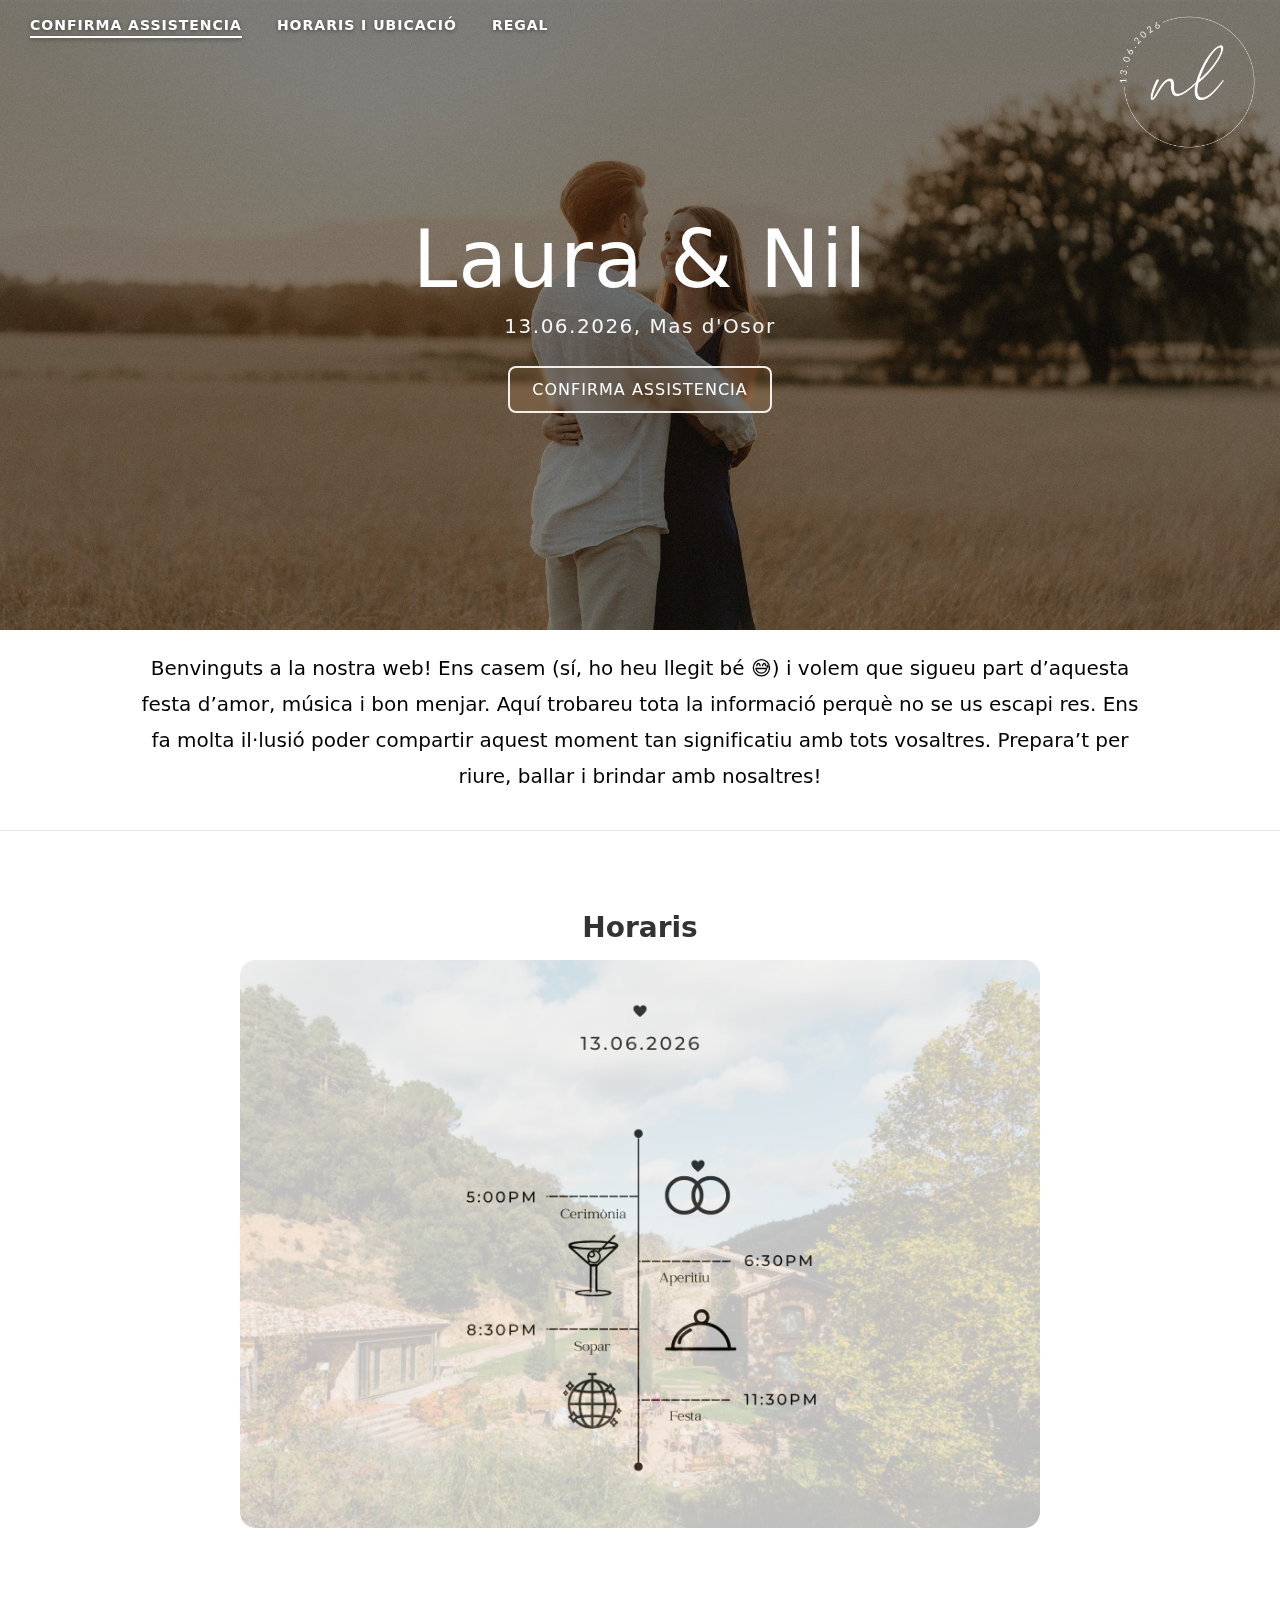
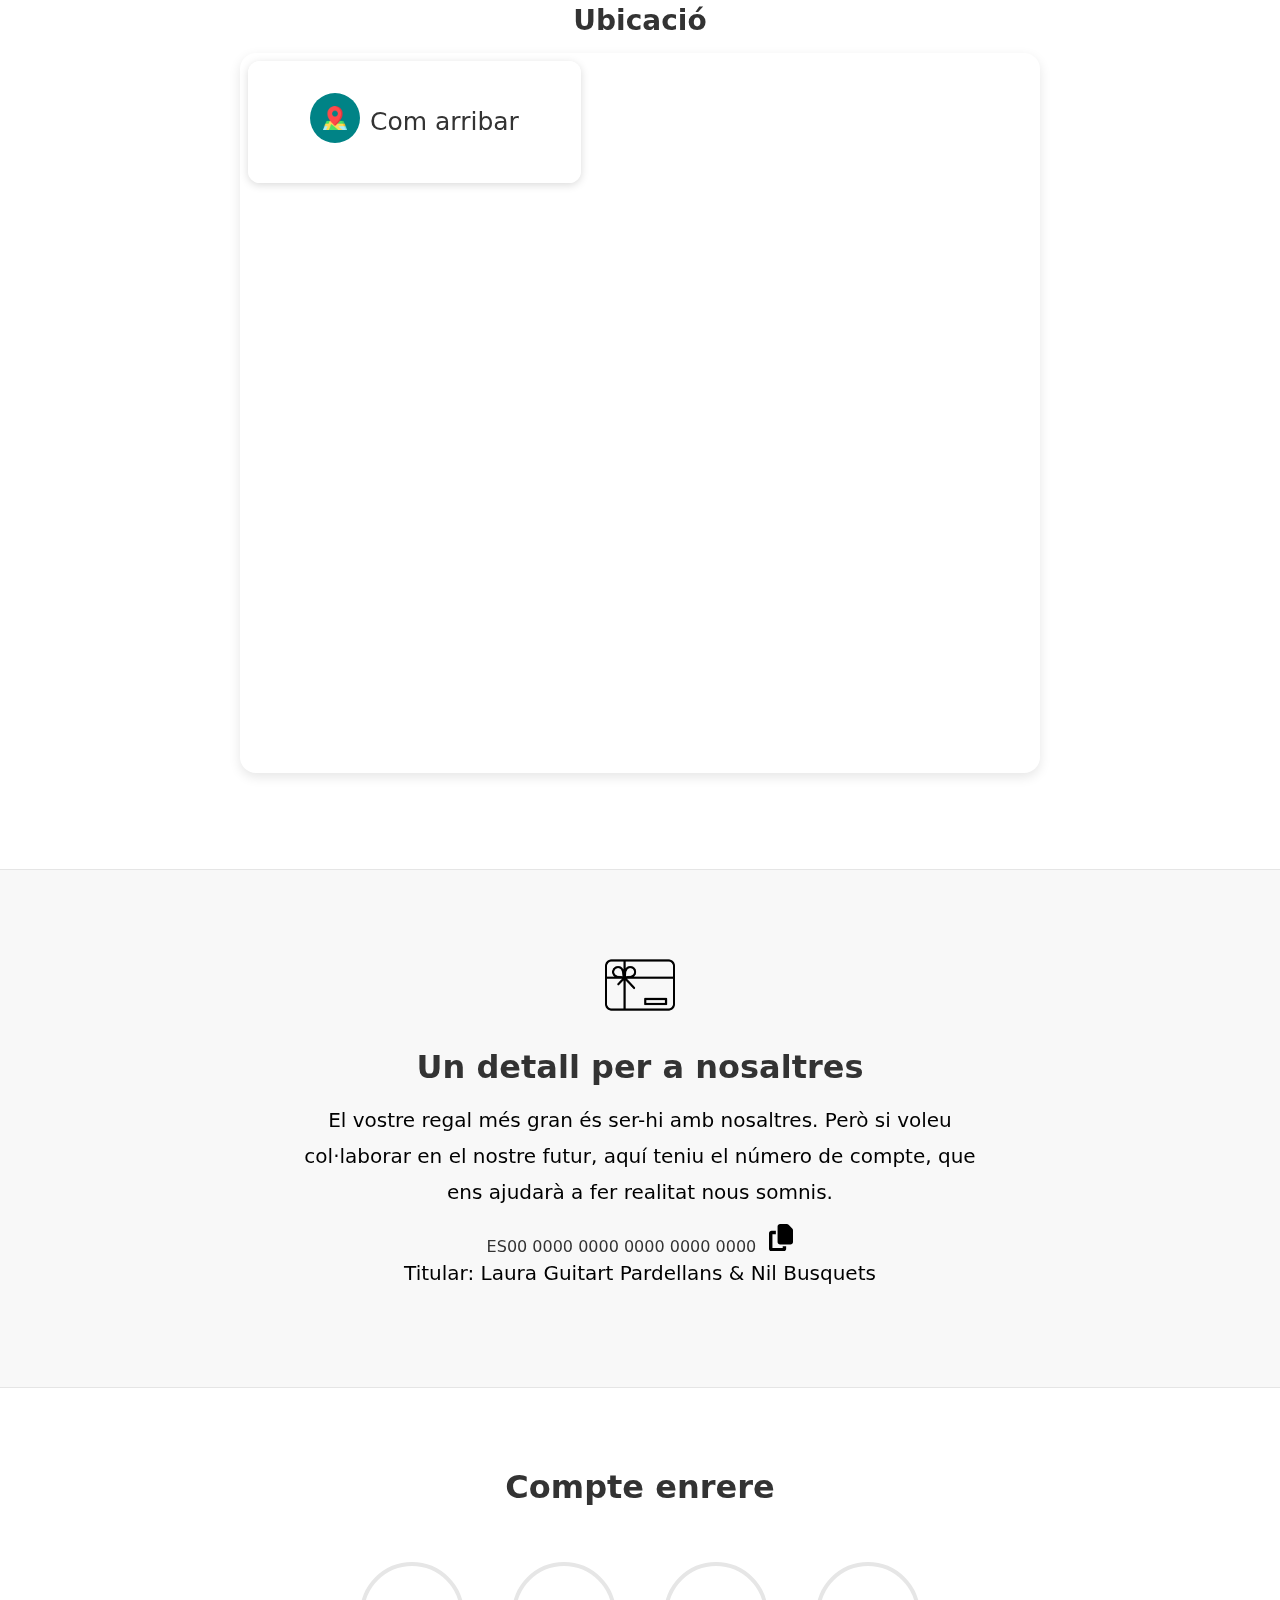
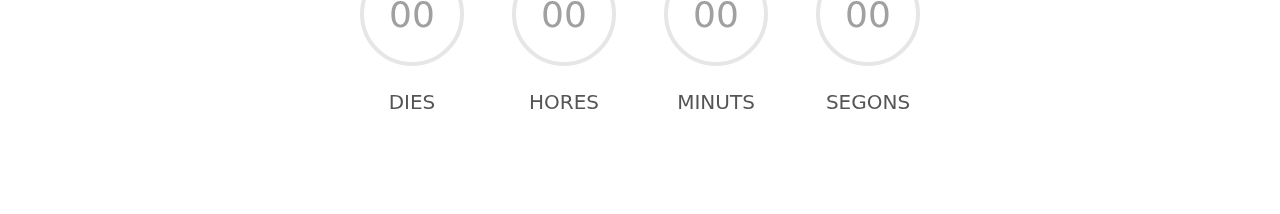
<file: index.html>
<!doctype html>
<html lang="es">
<head>
    <meta charset="utf-8" />
    <meta name="viewport" content="width=device-width, initial-scale=1" />
    <meta name="format-detection" content="telephone=no" /> <title>Laura & Nil</title>

    <title>Laura & Nil</title>

    <link rel="preconnect" href="https://fonts.googleapis.com">
    <link rel="preconnect" href="https://fonts.gstatic.com" crossorigin>
    <link href="https://fonts.googleapis.com/css2?family=Great+Vibes&display=swap" rel="stylesheet">
    <link href="https://fonts.googleapis.com/css2?family=Charm:wght@400;700&display=swap" rel="stylesheet">
    <link rel="stylesheet" href="style.css" />
</head>
<body>
    <nav class="sticky-nav">
        <button id="hamburger-btn" class="hamburger" aria-controls="primary-navigation" aria-expanded="false">
            <span class="line"></span>
            <span class="line"></span>
            <span class="line"></span>
        </button>

        <ul id="primary-navigation" class="nav-links" data-visible="false">
            <li><a href="#top">Confirma Assistencia</a></li>
            <li><a href="#location">Horaris i Ubicació</a></li>
            <li><a href="#gift">Regal</a></li>
        </ul>
    </nav>
    <header class="hero" role="banner" aria-label="Portada boda Laura y Nil" id="top">
    <!-- Logo arriba a la izquierda -->
        <a class="logo" href="#top" aria-label="Inicio">
            <img
                src="logo.png"
                alt="Logo Laura y Nil"
                height="150" />
        </a>
    <!-- Contenido centrado -->
        <div class="hero-content">
            <h1>Laura &amp; Nil</h1>
            <p>13.06.2026, Mas d'Osor</p>
            <a class="btn" href="https://forms.gle/UPQAaie7obC1C1HL6" target="_blank" rel="noopener noreferrer" aria-label="Confirmar asistencia">CONFIRMA ASSISTENCIA</a>
        </div>
    </header>
    <section class="text-section">
        <div class="text-container">
            <p>
                Benvinguts a la nostra web! Ens casem (sí, ho heu llegit bé 😅) i volem que sigueu part d’aquesta festa d’amor, 
                música i bon menjar. Aquí trobareu tota la informació perquè no se us escapi res. 
                Ens fa molta il·lusió poder compartir aquest moment tan significatiu amb tots vosaltres. 
                Prepara’t per riure, ballar i brindar amb nosaltres!
            </p>
        </div>
    </section>
    <section class="info-split" id="location">
        <div class="info-split__media">
            <h2>Horaris</h2>
            <img src="timings.png" alt="Imagen del lugar de la boda" />
        </div>

        <div class="info-split__content">
            <h2>Ubicació</h2>
            <div class="map-container">
                <iframe 
                    src="https://www.google.com/maps/embed?pb=!1m18!1m12!1m3!1d2964.57399828556!2d2.350242315445672!3d41.8628059792233!2m3!1f0!2f0!3f0!3m2!1i1024!2i768!4f13.1!3m3!1m2!1s0x12a51a1e0b1f1a6b%3A0x8c7e9af2e6d0b2e8!2sMas%20d'Osor!5e0!3m2!1ses!2ses!4v1664530000000"
                    width="600" height="450" style="border:0;" allowfullscreen="" loading="lazy" referrerpolicy="no-referrer-when-downgrade">
                </iframe>
                
                <a href="https://www.google.com/maps/dir/?api=1&destination=Mas+d'Osor" target="_blank" class="directions-btn" rel="noopener noreferrer">
                    <span class="directions-icon">
                        <img src="direction.png" alt="Icono de cómo llegar">
                    </span>
                    <span class="directions-text">Com arribar</span>
                </a>
            </div>
        </div>
    </section>
    <section class="gift-section" id="gift">
        <div class="gift-content">
            <img src="regalo.png" alt="Icono de regalo" class="gift-icon">
            <h2>Un detall per a nosaltres</h2>
            <p>El vostre regal més gran és ser-hi amb nosaltres. Però si voleu col·laborar en el nostre futur, aquí teniu el número de compte, que ens ajudarà a fer realitat nous somnis.</p>
            
            <div class="iban-container">
                <span id="iban-number">ES00 0000 0000 0000 0000 0000</span>
                <button id="copy-button" title="Copiar IBAN">
                    <svg xmlns="http://www.w3.org/2000/svg" viewBox="0 0 448 512"><path d="M208 0H332.1c12.7 0 24.9 5.1 33.9 14.1l67.9 67.9c9 9 14.1 21.2 14.1 33.9V336c0 26.5-21.5 48-48 48H208c-26.5 0-48-21.5-48-48V48c0-26.5 21.5-48 48-48zM48 128h80v64H64V448H256V416h64v48c0 26.5-21.5 48-48 48H48c-26.5 0-48-21.5-48-48V176c0-26.5 21.5-48 48-48z"/></svg>
                </button>
                <span id="copy-popup" class="copy-popup">Copiat!</span>
            </div>

            <p class="iban-holder">Titular: Laura Guitart Pardellans & Nil Busquets</p>
            
        </div>
    </section>
    <section class="countdown-section">
        <h2>Compte enrere</h2>
        <div class="countdown-container">
            <div class="countdown-item">
                <div class="countdown-circle-container">
                    <svg class="countdown-svg" width="120" height="120" viewBox="0 0 120 120">
                        <circle class="bg"       r="50" cx="60" cy="60"></circle>
                        <circle class="progress" id="days-progress" r="50" cx="60" cy="60"></circle>
                    </svg>
                    <div class="countdown-number" id="days">00</div>
                </div>
                <p class="countdown-label">Dies</p>
            </div>
            <div class="countdown-item">
                <div class="countdown-circle-container">
                    <svg class="countdown-svg" width="120" height="120" viewBox="0 0 120 120">
                        <circle class="bg" r="50" cx="60" cy="60"></circle>
                        <circle class="progress" id="hours-progress" r="50" cx="60" cy="60"></circle>
                    </svg>
                    <div class="countdown-number" id="hours">00</div>
                </div>
                <p class="countdown-label">Hores</p>
            </div>
            <div class="countdown-item">
                <div class="countdown-circle-container">
                    <svg class="countdown-svg" width="120" height="120" viewBox="0 0 120 120">
                        <circle class="bg" r="50" cx="60" cy="60"></circle>
                        <circle class="progress" id="minutes-progress" r="50" cx="60" cy="60"></circle>
                    </svg>
                    <div class="countdown-number" id="minutes">00</div>
                </div>
                <p class="countdown-label">Minuts</p>
            </div>
            <div class="countdown-item">
                <div class="countdown-circle-container">
                    <svg class="countdown-svg" width="120" height="120" viewBox="0 0 120 120">
                        <circle class="bg" r="50" cx="60" cy="60"></circle>
                        <circle class="progress" id="seconds-progress" r="50" cx="60" cy="60"></circle>
                    </svg>
                    <div class="countdown-number" id="seconds">00</div>
                </div>
                <p class="countdown-label">Segons</p>
            </div>
        </div>
    </section>
    <script>

        // Estableix la data i hora del casament
        const weddingDate = new Date("June 13, 2026 17:00:00").getTime();

        // Elements del DOM
        const daysEl = document.getElementById('days');
        const hoursEl = document.getElementById('hours');
        const minutesEl = document.getElementById('minutes');
        const secondsEl = document.getElementById('seconds');
        
        const daysProgress = document.getElementById('days-progress');
        const hoursProgress = document.getElementById('hours-progress');
        const minutesProgress = document.getElementById('minutes-progress');
        const secondsProgress = document.getElementById('seconds-progress');
        
        // El radi del cercle de progrés
        const radius = daysProgress.r.baseVal.value;
        const circumference = 2 * Math.PI * radius;

        // Inicialitza els cercles
        [daysProgress, hoursProgress, minutesProgress, secondsProgress].forEach(circle => {
            circle.style.strokeDasharray = circumference;
            circle.style.strokeDashoffset = circumference;
        });

        const countdown = setInterval(function() {
            const now = new Date().getTime();
            const distance = weddingDate - now;

            if (distance < 0) {
                clearInterval(countdown);
                daysEl.innerHTML = "00";
                hoursEl.innerHTML = "00";
                minutesEl.innerHTML = "00";
                secondsEl.innerHTML = "00";
                // Assegura que els cercles quedin a 0
                [daysProgress, hoursProgress, minutesProgress, secondsProgress].forEach(c => c.style.strokeDashoffset = circumference);
                return;
            }

            // Càlculs de temps
            const days = Math.floor(distance / (1000 * 60 * 60 * 24));
            const hours = Math.floor((distance % (1000 * 60 * 60 * 24)) / (1000 * 60 * 60));
            const minutes = Math.floor((distance % (1000 * 60 * 60)) / (1000 * 60));
            const seconds = Math.floor((distance % (1000 * 60)) / 1000);

            // Actualitza els números (amb un 0 davant si cal)
            daysEl.innerHTML = String(days).padStart(2, '0');
            hoursEl.innerHTML = String(hours).padStart(2, '0');
            minutesEl.innerHTML = String(minutes).padStart(2, '0');
            secondsEl.innerHTML = String(seconds).padStart(2, '0');
            
            // Actualitza els cercles de progrés
            // (Considerant 365 dies en un any per al cercle de dies)
            daysProgress.style.strokeDashoffset = circumference - (days / 365) * circumference;
            hoursProgress.style.strokeDashoffset = circumference - (hours / 24) * circumference;
            minutesProgress.style.strokeDashoffset = circumference - (minutes / 60) * circumference;
            secondsProgress.style.strokeDashoffset = circumference - (seconds / 60) * circumference;

        }, 1000);
        const nav = document.querySelector('.sticky-nav');
        const navLinks = document.querySelectorAll('.sticky-nav a');
        const sections = document.querySelectorAll('header[id], section[id]');

        // Función para el fondo del menú al hacer scroll
        function handleNavBackground() {
            if (window.scrollY > 50) { // Si el scroll es mayor a 50px
                nav.classList.add('scrolled');
            } else {
                nav.classList.remove('scrolled');
            }
        }

        // Función para el enlace activo al hacer scroll
        function handleActiveLink() {
            let currentSection = '';

            sections.forEach(section => {
                const sectionTop = section.offsetTop;
                // La altura del menú es ~60px, usamos ese offset
                if (pageYOffset >= sectionTop - 70) { 
                    currentSection = section.getAttribute('id');
                }
            });

            navLinks.forEach(link => {
                link.classList.remove('active');
                if (link.getAttribute('href').substring(1) === currentSection) {
                    link.classList.add('active');
                }
            });
        }

        // Escuchar el evento de scroll y ejecutar ambas funciones
        window.addEventListener('scroll', function() {
            handleNavBackground();
            handleActiveLink();
        });

        // Ejecutar una vez al cargar la página por si no empieza arriba del todo
        handleActiveLink();
    
    document.getElementById('copy-button').addEventListener('click', function() {
        const ibanText = document.getElementById('iban-number').innerText;
        const popup = document.getElementById('copy-popup');

        navigator.clipboard.writeText(ibanText).then(() => {
            // Muestra el pop-up añadiendo la clase 'show'
            popup.classList.add('show');

            // Oculta el pop-up después de 1.5 segundos
            setTimeout(() => {
                popup.classList.remove('show');
            }, 1500);
        }).catch(err => {
            console.error('Error al copiar el IBAN: ', err);
        });
    });
    
    // ===== CÓDIGO NUEVO PARA EL MENÚ MÓVIL =====
    const hamburgerBtn = document.getElementById('hamburger-btn');
    const navLinksv2 = document.getElementById('primary-navigation');

    hamburgerBtn.addEventListener('click', () => {
        const isVisible = navLinksv2.getAttribute('data-visible') === 'true';

        if (isVisible) {
            // Si está visible, lo ocultamos
            navLinksv2.setAttribute('data-visible', 'false');
            hamburgerBtn.setAttribute('aria-expanded', 'false');
        } else {
            // Si está oculto, lo mostramos
            navLinksv2.setAttribute('data-visible', 'true');
            hamburgerBtn.setAttribute('aria-expanded', 'true');
        }
    });

    // Opcional: Cierra el menú al hacer clic en un enlace
    document.querySelectorAll('.nav-links a').forEach(link => {
        link.addEventListener('click', () => {
            navLinksv2.setAttribute('data-visible', 'false');
            hamburgerBtn.setAttribute('aria-expanded', 'false');
        });
    });
    </script>
</body>
</html>
</file>
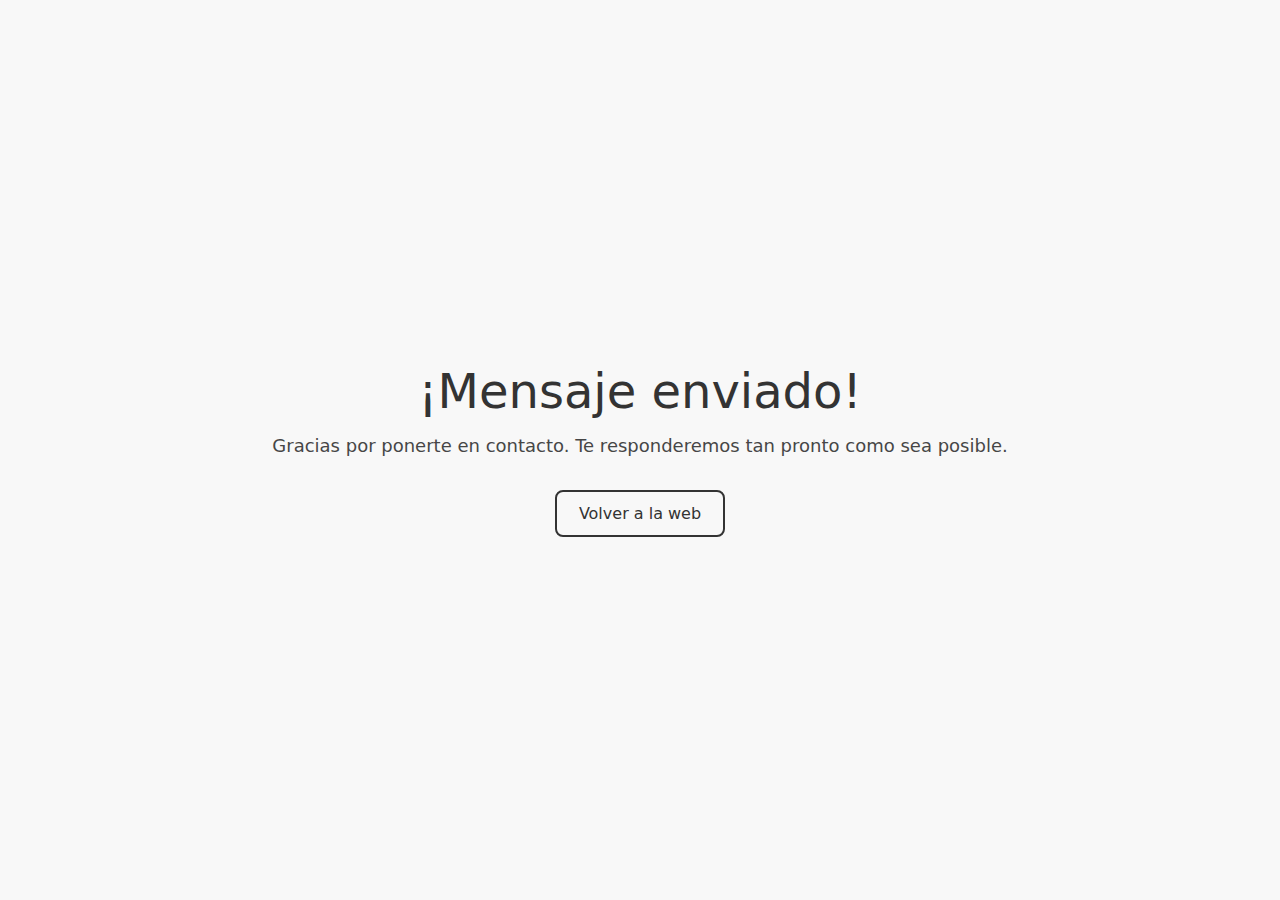
<file: gracias.html>
<!DOCTYPE html>
<html lang="es">
<head>
    <meta charset="UTF-8">
    <meta name="viewport" content="width=device-width, initial-scale=1.0">
    <title>Gracias por tu mensaje | Laura & Nil</title>
    <style>
        body {
            margin: 0;
            font-family: system-ui, -apple-system, "Segoe UI", Roboto, Helvetica, Arial, sans-serif;
            background-color: #f8f8f8;
            color: #333;
            display: grid;
            place-items: center;
            height: 100vh;
            text-align: center;
        }
        .container {
            padding: 20px;
        }
        h1 {
            font-size: clamp(32px, 5vw, 48px);
            font-weight: 500;
            margin: 0 0 12px;
        }
        p {
            font-size: clamp(16px, 2.4vw, 18px);
            line-height: 1.7;
            opacity: 0.9;
            margin: 0 0 28px;
        }
        .btn-back {
            display: inline-block;
            padding: 12px 22px;
            border: 2px solid #333;
            color: #333;
            text-decoration: none;
            border-radius: 8px;
            background: transparent;
            transition: all .2s ease;
        }
        .btn-back:hover {
            background: #333;
            color: #fff;
        }
    </style>
</head>
<body>
    <div class="container">
        <h1>¡Mensaje enviado!</h1>
        <p>Gracias por ponerte en contacto. Te responderemos tan pronto como sea posible.</p>
        <a href="/" class="btn-back">Volver a la web</a>
    </div>
</body>
</html>
</file>
<file: style.css>
:root {
  --hero-min-h: 70vh;
  --text-color: #fff;
}

* { box-sizing: border-box; }

body {
  margin: 0;
  font-family: system-ui, -apple-system, "Segoe UI", Roboto, Helvetica, Arial, sans-serif;
}

/* HERO a pantalla completa con imagen de fondo */
header.hero {
  position: relative;           /* ancestro posicionado para el logo */
  min-height: var(--hero-min-h);
  width: 100%;
  display: grid;
  place-items: center;
  color: var(--text-color);
  text-align: center;
  background: #000 url("image.jpg") center / cover no-repeat fixed;
}

@media (prefers-reduced-motion: reduce) {
  header.hero { background-attachment: scroll; }
}

/* Capa de oscurecido */
header.hero::before {
  content: "";
  position: absolute; inset: 0;
  background: linear-gradient(180deg, rgba(0,0,0,.45), rgba(0,0,0,.35));
}

/* Logo arriba-izquierda por encima del overlay */
.logo{
  position:absolute;
  top:8px;
  right:16px;
  z-index:3;                    /* sobre la capa ::before y el contenido */
}

.logo img {
  display: block;
  width: auto; /* Mantiene la proporción correcta de la imagen */
  /* El logo tendrá:
     - Un mínimo de 80px de alto.
     - Un máximo de 150px de alto.
     - Un tamaño flexible del 18% del ancho de la pantalla (18vw). */
  height: clamp(80px, 18vw, 150px);
}

/* Contenido centrado */
.hero-content {
  position: relative;
  z-index: 2;
  padding: 0 20px;
  max-width: 1000px;
}

.hero h1 {
  margin: 0 0 12px;
  font-size: clamp(40px, 8vw, 80px);
  line-height: 1.05;
  font-weight: 400;              
  text-transform: none;
  letter-spacing: 1px;           
}


.hero p {
  margin: 0 0 28px;
  font-size: clamp(14px, 2.4vw, 20px);
  opacity: .95;
  font-weight: 400;
  letter-spacing: 1.5px;
}

/* Botón estilo “RSVP” */
.btn {
  display: inline-block;
  padding: 12px 22px;
  border: 2px solid rgba(255,255,255,.9);
  color: var(--text-color);
  text-decoration: none;
  border-radius: 8px;
  backdrop-filter: saturate(140%) blur(2px);
  background: rgba(255,255,255,.06);
  transition: all .2s ease;
}

.btn:hover, .btn:focus {
  background: #fff;
  color: #111;
}


/* --- Ajuste para REDUCIR el tamaño del mapa en pantallas grandes --- */

/* Cerca aquesta regla al teu style.css */
.map-container {
  position: relative;
  overflow: hidden;
  width: 100%;
  padding-top: 90%; /* Abans era 40%. Pots jugar amb aquest valor (ex: 80%, 90%) */
  border-radius: 16px;
  box-shadow: 0 4px 12px rgba(0,0,0,0.1);
}

/* El resto del código del mapa que ya tenías */
.map-container iframe {
  position: absolute;
  top: 0;
  left: 0;
  width: 100%;
  height: 100%;
}

/* ========================================= */
/* ==== ESTILOS PARA EL MENÚ (VERSIÓN DINÁMICA) ==== */
/* ========================================= */

/* Contenedor principal del menú */
.sticky-nav {
  position: fixed;
  top: 0;
  left: 0;
  width: 100%;
  z-index: 1010;
  padding: 15px 30px;
  display: flex;
  /* MODIFICADO: Alineado a la izquierda */
  justify-content: flex-start; 
  align-items: center;
  transition: background-color 0.4s ease, backdrop-filter 0.4s ease;
}

/* Estado del menú AL HACER SCROLL */
.sticky-nav.scrolled {
  background-color: rgba(255, 255, 255, 0.85);
  backdrop-filter: blur(10px);
  box-shadow: 0 2px 10px rgba(0, 0, 0, 0.1);
}

.sticky-nav ul {
  list-style: none;
  margin: 0;
  padding: 0;
  display: flex;
  gap: 35px; /* Un poco menos de espacio entre elementos */
}

/* Estilo de los enlaces del menú */
.sticky-nav a {
  color: #fff; 
  text-decoration: none;
  font-weight: 600;
  /* MODIFICADO: Tamaño de letra reducido */
  font-size: 14px; 
  text-transform: uppercase;
  letter-spacing: 1px;
  padding: 5px 0;
  text-shadow: 0 1px 4px rgba(0, 0, 0, 0.5);
  transition: color 0.3s ease;
}

/* Estilo de los enlaces AL HACER SCROLL */
.sticky-nav.scrolled a {
  color: #333;
  text-shadow: none;
}

/* Estilo para el enlace de la sección activa */
.sticky-nav a.active {
  text-decoration: underline;
  text-underline-offset: 6px; /* Espacio entre texto y subrayado */
  text-decoration-thickness: 2px;
}

/* También para cuando el menú tiene fondo blanco */
.sticky-nav.scrolled a.active {
    color: #000; /* Un negro más intenso para destacar */
}



/* Restaura la font original per al botó del banner */
.hero-content .btn {
  font-family: system-ui, -apple-system, "Segoe UI", Roboto, Helvetica, Arial, sans-serif;
  text-transform: uppercase; /* Opcional: el posem en majúscules per a més claredat */
  letter-spacing: 1px;
}

/* ========================================= */
/* ==== ESTILS PER A LA SECCIÓ DE TEXT ==== */
/* ========================================= */

/* Contenidor principal de la secció */
.text-section {
  background: #fff; /* Fons blanc */
  padding: 20px 24px; /* Espai vertical i horitzontal */
}

/* Limita l'amplada del text per a una millor lectura */
.text-container {
  max-width: 100ch; /* 'ch' és una unitat ideal per a la llargada de línia de text */
  margin: 0 auto; /* Centra el contenidor de text */
  text-align: center; /* MODIFICADO: Centra tot el text */
}

/* Estil per als paràgrafs */
.text-container p,
.gift-content p {
  margin: 0 0 16px;
  font-size: clamp(14px, 2.4vw, 20px);
  line-height: 1.8; /* Una mica més d'interlineat per a més claredat */
  color: #000000;
}

/* ======================================================= */
/* ==== AJUST FINAL V2: CENTRAT I ALÇADES IGUALS (GRID) ==== */
/* ======================================================= */

/* 1. Contenidor principal de les dues columnes */
.info-split {
  display: grid;
  grid-template-columns: 1fr;
  gap: 60px;
  align-items: start; /* CORREGIDO: Evita que las secciones se estiren y se solapen */
  padding: 48px 24px;
  max-width: 1400px;
  margin: 0 auto;
  border-top: 1px solid #e5e5e5;
}

/* 2. Columna de la imatge i el seu contingut (ara també és un grid) */
.info-split__media {
  display: grid;
  grid-template-rows: auto auto 1fr; /* Fila para el título, para el párrafo y el resto para la imagen */
  gap: 16px;
  text-align: center;
}

.info-split__media img {
  width: 100%;
  height: 100%; /* La imatge ocupa tota l'alçada de la seva fila */
  object-fit: cover; /* Omple l'espai sense deformar-se */
  border-radius: 16px;
}

/* 3. Columna del mapa i el seu contingut (també un grid) */
.info-split__content {
  display: grid;
  grid-template-rows: auto auto 1fr; /* Fila para el título, para el párrafo y el resto para el mapa */
  gap: 16px;
  text-align: center;
}

.map-container {
  position: relative;
  width: 100%;
  height: 100%; /* El contenidor del mapa ocupa tota l'alçada de la seva fila */
  border-radius: 16px;
  overflow: hidden; /* Important per mantenir les cantonades arrodonides de l'iframe */
}

/* L'iframe ha d'omplir el seu contenidor */
.map-container iframe {
    position: absolute;
    top: 0;
    left: 0;
    width: 100%;
    height: 100%;
    border: 0;
}


/* 4. Títols (H2) de cada columna */
.info-split h2 {
  font-size: clamp(22px, 3vw, 28px);
  /* Eliminem el marge inferior perquè ara fem servir 'gap' */
  margin: 0; 
  font-weight: 600;
  color: #333;
}

/* NUEVO: Estilo para los nuevos párrafos en Horaris y Ubicació */
.info-split p {
  font-size: clamp(14px, 2.4vw, 20px);
  line-height: 1.7;
  color: #333;
  max-width: 70ch;
  margin: 0 auto; /* Centra el bloque de texto */
  padding: 0 10px; /* Pequeño padding lateral */
}


/* No t'oblidis de la regla per a mòbils! */
@media (max-width: 900px) {
  .info-split {
    /* grid-template-columns: 1fr; no es necesario, ya está fuera */
    gap: 60px;
    padding: 40px 20px;
  }
  .info-split h2 {
    text-align: center;
  }
  .info-split__media {
    text-align: center;
  }
  /* Donem una alçada fixa al mapa en vista mòbil per evitar que quedi gegant */
  .map-container {
    height: 400px; 
  }
}

/* ======================================================= */
/* ==== ESTILS PER AL COMPTE ENRERE (VERSIÓ DEFINITIVA) ==== */
/* ======================================================= */
.countdown-section {
  padding: 80px 24px;
  background-color: #fff;
  text-align: center;
  border-top: 1px solid #e5e5e5;
}

.countdown-section h2 {
  font-size: clamp(24px, 3.5vw, 32px);
  font-weight: 600;
  color: #333;
  margin: 0 0 48px;
}

.countdown-container {
  display: flex;
  justify-content: center;
  gap: 32px;
}

.countdown-item {
  display: flex;
  flex-direction: column;
  align-items: center;
}

/* 1. Contenidor del cercle (mida d'ESCRIPTORI) */
.countdown-circle-container {
    position: relative;
    width: 120px;
    height: 120px;
}

/* 2. L'SVG (mida d'ESCRIPTORI) */
.countdown-svg {
  width: 120px;
  height: 120px;
}

/* 3. Estils dels cercles (s'aplicaran SEMPRE) */
.countdown-svg circle {
  fill: transparent;
  stroke-width: 4; 
}

.countdown-svg circle.bg {
  stroke: #e6e6e6;
}

.countdown-svg circle.progress {
  stroke: #009688;
  stroke-linecap: round;
  transition: stroke-dashoffset 0.2s linear;
  
  /* AQUESTA ÉS LA CLAU:
    L'HTML defineix el viewBox="0 0 120 120" i el cercle a cx="60" cy="60".
    El transform-origin SEMPRE serà el centre (50% 50%) d'aquest viewBox,
    que és (60, 60). No el canviem MAI.
  */
  transform-origin: 50% 50%; 
  transform: rotate(-90deg) scaleY(-1); 
}

/* 4. El número (mida d'ESCRIPTORI) */
.countdown-number {
  position: absolute;
  top: 50%;
  left: 50%;
  transform: translate(-50%, -50%);
  color: #a0a0a0;
  font-size: 36px;
  font-weight: 300;
}

/* 5. L'etiqueta (mida d'ESCRIPTORI) */
.countdown-label {
  margin-top: 16px;
  font-size: clamp(14px, 2.4vw, 20px);
  color: #555;
  text-transform: uppercase;
}

/* ========================================= */
/* ==== ESTILOS PARA LA SECCIÓN DE REGALO ==== */
/* ========================================= */

.gift-section {
  background-color: #f8f8f8; /* Un color suave para diferenciar la sección */
  padding: 80px 24px;
  text-align: center;
  border-top: 1px solid #e5e5e5;
}

.gift-content {
  max-width: 70ch; /* Limitamos el ancho para mejorar la legibilidad */
  margin: 0 auto;
}

.gift-icon {
  width: 70px;
  height: 70px;
  margin-bottom: 24px;
  fill: #009688; /* Color verde azulado a juego con el contador */
}

.gift-content h2 {
  font-size: clamp(24px, 3.5vw, 32px);
  font-weight: 600;
  color: #333;
  margin: 0 0 16px;
}

/* Esta es la regla principal para ESCRITORIO */
.copy-container {
  position: relative; /* Propiedad del primer bloque, ahora integrada */
  display: inline-flex;
  align-items: center;
  gap: 12px;
  padding: 12px 20px;
  border: 1px solid #ddd;
  border-radius: 8px;
  background-color: #fff;
  font-family: monospace;
  font-size: 18px;
}

#iban-number {
  color: #333;
}

/* En la sección de Regalo, o donde tengas el botón de IBAN */
#copy-button {
    background: none;
    border: none;
    cursor: pointer;
    padding: 0;
    margin-left: 8px; /* Ajusta para que coincida */
    display: inline-flex;
    align-items: center;
    justify-content: center;
    width: 24px; /* Para que ambos iconos tengan el mismo tamaño visible */
    height: 24px;
}

#copy-button img {
    width: 100%;
    height: 100%;
    display: block;
}

#copy-button:hover {
  background-color: #f0f0f0;
}


.iban-holder {
  font-family: system-ui, -apple-system, sans-serif; /* Usa la fuente normal de la web */
  font-size: clamp(14px, 2.4vw, 20px);
  color: #666; /* Un gris suave para diferenciarlo */
  margin-top: 8px; /* Un pequeño espacio para separarlo de la caja del IBAN */
}

/* ==== ESTILOS PARA EL POP-UP DE "COPIAT!" ==== */

.copy-popup {
  position: absolute;
  bottom: 125%; /* Lo coloca justo encima del botón */
  left: 50%;
  transform: translateX(-50%); /* Lo centra horizontalmente */
  background-color: #333;
  color: #fff;
  padding: 6px 12px;
  border-radius: 6px;
  font-size: 14px;
  font-family: system-ui, -apple-system, sans-serif;
  white-space: nowrap; /* Evita que el texto se parta en dos líneas */
  
  /* Efecto y estado por defecto (oculto) */
  opacity: 0;
  visibility: hidden;
  transition: opacity 0.3s ease, visibility 0.3s ease;
}

/* Clase que se añade con JavaScript para mostrar el pop-up */
.copy-popup.show {
  opacity: 1;
  visibility: visible;
}

/* ========================================= */
/* ==== ESTILOS PARA LA SECCIÓN DE GRACIAS ==== */
/* ========================================= */

.thank-you-section {
  background-color: #fff;
  padding: 80px 24px;
  text-align: center;
  border-top: 1px solid #e5e5e5;
}

.thank-you-content {
  max-width: 70ch;
  margin: 0 auto;
}

.thank-you-content h2 {
  font-size: clamp(24px, 3.5vw, 32px);
  font-weight: 600;
  color: #333;
  margin: 0 0 16px;
}

.thank-you-content p {
  margin: 0 0 16px;
  font-size: clamp(14px, 2.4vw, 20px);
  line-height: 1.8;
  color: #000000;
}

/* ========================================= */
/* ==== ESTILOS PARA EL MENÚ HAMBURGUESA ==== */
/* ========================================= */

/* El botón de hamburguesa estará oculto en escritorio */
.hamburger {
  display: none;
}

/* ======================================================= */
/* ==== ESTILOS UNIFICADOS PARA DISPOSITIVOS MÓVILES ==== */
/* ======================================================= */

@media (max-width: 768px) {

  /* --- Ajustes del Header --- */
  header.hero {
    background-position: center top;
    background-attachment: scroll;
    min-height: 60vh;
  }

  /* --- Ajustes de la sección de Regalo --- */
  .copy-container {
    font-size: 14px;
    padding: 10px 14px;
  }

  /* --- Menú Hamburguesa --- */
  .hamburger {
    display: flex;
    flex-direction: column;
    justify-content: space-around;
    width: 2rem;
    height: 2rem;
    background: transparent;
    border: none;
    cursor: pointer;
    padding: 0;
    z-index: 2000;
    position: fixed;
    top: 15px;
    left: 20px;
  }

  .hamburger .line {
    width: 2rem;
    height: 0.25rem;
    background: #fff;
    border-radius: 10px;
    transition: all 0.3s linear;
    position: relative;
    transform-origin: 1px;
  }
  
  /* Estilo del botón cuando la barra de navegación tiene fondo */
  .sticky-nav.scrolled .hamburger .line {
    background: #333;
  }

  .sticky-nav {
    /* Aumentamos el padding para hacer la barra más alta */
    padding: 24px 20px;
  }
  .sticky-nav ul {
    gap: 20px;
  }
  .sticky-nav a {
    font-size: 13px; 
  }
  
  .hamburger[aria-expanded="true"] .line:nth-child(1) {
    transform: rotate(45deg);
  }
  .hamburger[aria-expanded="true"] .line:nth-child(2) {
    opacity: 0;
    transform: translateX(20px);
  }
  .hamburger[aria-expanded="true"] .line:nth-child(3) {
    transform: rotate(-45deg);
  }
  .hamburger[aria-expanded="true"] .line {
      background: #333;
  }


  /* --- Panel de navegación desplegable --- */
  /* --- Panel de navegación desplegable (VERSIÓN CORREGIDA) --- */
  .nav-links {
    position: fixed;
    z-index: 1999;
    
    /* CAMBIO: Aseguramos la posición y el tamaño correctos */
    top: 0;
    left: 0;
    width: 70%; /* Ocupa el 70% del ancho desde la izquierda */
    height: 100vh; /* Ocupa el 100% de la altura de la pantalla */

    /* Volvemos a centrar el contenido perfectamente */
    display: flex; /* Añadimos display flex que se había perdido */
    flex-direction: column;
    justify-content: center;
    align-items: center;
    gap: 50px;
    padding: 2em;

    background: rgba(255, 255, 255, 0.85);
    backdrop-filter: blur(10px);
    
    transform: translateX(-100%);
    transition: transform 350ms ease-out;
  }

  .nav-links[data-visible="true"] {
    transform: translateX(0%);
  }

  .nav-links a {
    color: #333;
    text-shadow: none;
    font-size: 1.1rem;
    font-weight: bold;
  }

  .nav-links a.active {
    color: #000;
  }

  .nav-links[data-visible="true"] { transform: translateX(0); }

  .menu-overlay {
    position: fixed;
    inset: 0;
    background: rgba(0,0,0,.55);
    opacity: 0; visibility: hidden;
    transition: opacity .25s ease, visibility .25s ease;
    z-index: 1000;
  }
  body.menu-open .menu-overlay { opacity: 1; visibility: visible; }

  .btn-calendar {
    padding: 8px 20px; /* Augmenta el primer valor per a més alçada */
    font-size: 12px;    /* Opcional: augmenta la lletra */
  }

  /* --- Aumento de tamaño para textos en móvil --- */
  .hero p,
  .text-container p,
  .info-split p,
  .accommodations-section .accommodations-content p, /* <-- MODIFICADO */
  .gift-content p,
  .thank-you-content p,
  .hotel-details .detail-text,
  .hotel-details .detail-link,
  .directions-text,
  .iban-holder {
    /* Usamos un clamp() con un mínimo más alto para móvil */
    font-size: clamp(16px, 4.5vw, 22px);
  }

}

/* ================================================== */
/* ==== AJUSTOS RESPONSIVE PER AL COMPTADOR (NOU) ==== */
/* ================================================== */
@media (max-width: 500px) {
  
  .countdown-container {
    gap: 16px; /* Reduïm l'espai entre cercles */
    padding-left: 10px;
    padding-right: 10px;
  }

  /* LA SOLUCIÓ:
    Només canviem la mida del CONTENIDOR i de l'SVG.
    El 'viewBox' (definit a l'HTML) s'encarregarà d'escalar
    el cercle de 120px (amb cx/cy 60) perquè càpiga 
    perfectament en aquest nou espai de 80px.
    
    NO TOQUEM 'cx', 'cy', 'r' NI 'transform-origin'.
  */
  .countdown-item .countdown-circle-container,
  .countdown-item .countdown-svg {
    width: 80px; /* Reduïm la mida de l'SVG */
    height: 80px;
  }
  
  /* Ja no necessitem la regla .countdown-item .countdown-svg circle {} */

  .countdown-item .countdown-number {
    font-size: 24px; /* Fem el número més petit */
  }

  .countdown-item .countdown-label {
    font-size: 14px; /* I l'etiqueta també */
  }
}

/* ==================================================== */
/* ==== ESTILOS PARA EL BOTÓN PERSONALIZADO DEL MAPA ==== */
/* ==================================================== */

.directions-btn {
  position: absolute;
  top: 8px;
  left: 8px;
  z-index: 10;
  display: flex;
  flex-direction: row; /* Alineación horizontal */
  align-items: center;
  justify-content: center;
  gap: 10px; /* Espacio entre el icono y el texto */
  text-decoration: none;
  background-color: rgba(255, 255, 255, 0.95);
  padding: 32px 62px; /* Más ancho que alto */
  border-radius: 12px;
  box-shadow: 0 2px 8px rgba(0,0,0,0.15);
  backdrop-filter: blur(5px);
  -webkit-backdrop-filter: blur(5px);
  transition: transform 0.2s ease;
}

.directions-btn:hover {
  transform: scale(1.05);
}

.directions-icon {
  display: grid;
  place-items: center;
  width: 50px;
  height: 50px;
  background-color: #008386; /* Un color similar al de tu imagen */
  border-radius: 50%;
  margin-bottom: 8px;
}

.directions-icon img {
  width: 24px;  /* Ajusta el tamaño de tu logo si es necesario */
  height: 24px; /* Asegúrate de que width y height sean iguales */
}

.directions-text {
  color: #333;
  font-weight: 500;
  font-size: clamp(12px, 5.4vw, 25px);
  font-family: system-ui, -apple-system, sans-serif;
}

/* =============================================================== */
/* ==== ESTILOS PARA EL POP-UP DE LA IMAGEN (MODAL/LIGHTBOX) ==== */
/* =============================================================== */

/* Estilo para que la imagen de horarios parezca 'clicable' */
#horaris-image {
  cursor: pointer;
  transition: transform 0.3s ease;
}
#horaris-image:hover {
  transform: scale(1.03);
}

/* El fondo del modal (overlay gris) */
.modal {
  display: none; /* Oculto por defecto */
  position: fixed;
  z-index: 3000;
  padding-top: 60px;
  left: 0;
  top: 0;
  width: 100%;
  height: 100%;
  overflow: auto;
  background-color: rgba(0,0,0,0.85);
}

/* La imagen dentro del modal */
.modal-content {
  margin: auto;
  display: block;
  width: auto;
  max-width: 90%;
  max-height: 80vh;
}

/* Animación de Zoom al aparecer */
.modal-content {
  animation-name: zoom;
  animation-duration: 0.4s;
}

@keyframes zoom {
  from {transform: scale(0.5)}
  to {transform: scale(1)}
}

/* Botón de cerrar (la 'X') */
.modal-close-btn {
  position: absolute;
  top: 15px;
  right: 35px;
  color: #f1f1f1;
  font-size: 40px;
  font-weight: bold;
  transition: 0.3s;
  cursor: pointer;
}
.modal-close-btn:hover,
.modal-close-btn:focus {
  color: #bbb;
  text-decoration: none;
}

/* Clase para bloquear el scroll (si no la tienes ya) */
body.no-scroll {
  overflow: hidden;
}

/* ======================================================= */
/* ==== AJUSTES V2: REDUCIR ANCHO EN ESCRITORIO (APILADO) ==== */
/* ======================================================= */

/* 1. Mantenemos el cambio del ancho de texto para que sea consistente */
.info-split p {
  max-width: 100ch;
}

#horaris p {
  color: #000000; /* <-- Cambia este valor por el color que desees */
}

/* 2. En pantallas de más de 900px, en lugar de crear dos columnas,
      simplemente hacemos que el contenido no ocupe todo el ancho. */
@media (min-width: 901px) {
  .info-split {
    /* Centra los elementos hijos que ahora tendrán un ancho máximo */
    justify-items: center;
    padding: 80px 24px;
  }

  /* Le damos un ancho máximo a los contenedores de la imagen y del mapa */
  .info-split__media,
  .info-split__content {
    width: 100%; /* Asegura que usan el espacio disponible */
    max-width: 800px; /* ¡Esta es la clave! Limita el ancho máximo a 800px. Puedes ajustar este valor si lo quieres más grande o más pequeño. */
  }
}

#address-text {
  font-family: system-ui, -apple-system, sans-serif;
}

.copy-text {
  flex-grow: 1;
  text-align: center;
  margin: 0 10px; /* Añade un pequeño margen para que no se pegue al botón */
}

/* Estilo para la nueva imagen dentro de los botones de copiar */
.copy-container button img {
  width: 20px;   /* Ajusta el tamaño si es necesario */
  height: 20px;  /* Ajusta el tamaño si es necesario */
  display: block; /* Ayuda a evitar espacios indeseados */
}

/* Estilo para el botón de copiar dirección */
#copy-address-btn {
    background: none; /* Elimina el fondo */
    border: none;    /* Elimina el borde */
    cursor: pointer; /* Asegura que el cursor sea un puntero */
    padding: 0;      /* Elimina cualquier padding interno por defecto del botón */
    margin-left: 8px; /* Ajusta el margen si lo necesitas */
    display: inline-flex; /* Para alinear verticalmente la imagen si tiene altura diferente */
    align-items: center; /* Centra verticalmente la imagen */
    justify-content: center;
    width: 24px; /* Ajusta el tamaño para que sea similar al del IBAN si es necesario */
    height: 24px;
}

/* Asegúrate de que la imagen dentro del botón también se vea bien */
#copy-address-btn img {
    width: 20px;
    height: auto; /* La altura se ajusta para mantener la proporción */
    display: block;
}

/* ======================================================= */
/* ==== NUEVA SECCIÓN DE ALOJAMIENTOS (VERSIÓN MEJORADA) ==== */
/* ======================================================= */
.accommodations-section {
  background-color: #fff;
  padding: 80px 24px;
  border-top: 1px solid #e5e5e5;
}

.accommodations-content {
  max-width: 1200px;
  margin: 0 auto;
  text-align: center;
}

.accommodations-content h2 {
  font-size: clamp(24px, 3.5vw, 32px);
  font-weight: 600;
  color: #333;
  margin: 0 0 16px;
}

.accommodations-content p {
  max-width: 70ch;
  margin: 0 auto 48px auto;
  font-size: clamp(14px, 2.4vw, 20px);
  line-height: 1.8;
  color: #000000;
}

.hotel-list {
  display: grid;
  grid-template-columns: repeat(auto-fit, minmax(300px, 1fr));
  gap: 32px;
  text-align: left;
}

.hotel-card {
  background-color: #f9f9f9;
  border: 1px solid #e0e0e0;
  border-radius: 12px;
  padding: 24px;
  transition: transform 0.3s ease, box-shadow 0.3s ease;
}

.hotel-card:hover {
  transform: translateY(-5px);
  box-shadow: 0 4px 12px rgba(0,0,0,0.1);
}

.hotel-name {
  margin: 0 0 16px;
  font-size: 20px;
  color: #333;
}

.hotel-details {
  display: flex;
  flex-direction: column;
  gap: 12px; /* <-- ESTA LÍNEA CONTROLA EL ESPACIO VERTICAL */
}

.detail-item {
  display: flex;
  align-items: center;
  gap: 10px;
}

.detail-icon {
  width: 20px;
  height: 20px;
  flex-shrink: 0; /* Evita que el icono se encoja */
}

.detail-text {
  font-size: clamp(14px, 2.4vw, 20px);
  color: #555;
  line-height: 1.5;
}

.detail-link {
  font-size: clamp(14px, 2.4vw, 20px);
  color: #008386;
  text-decoration: none;
  font-weight: 500;
}

.detail-link:hover {
  text-decoration: underline;
}

/* Ajuste para la sección de Ubicació separada */
.section-no-border {
  border-top: none;
  padding-top: 0;
}

/* ======================================================= */
/* ESTILOS PARA LA SECCIÓN Y BOTÓN DEL CALENDARIO (V3) */
/* ======================================================= */

/* 1. Estilo para la nueva sección contenedora */
.calendar-section {
  text-align: center;
  padding: 12px 24px 36px;
  margin-top: -48px;
  background-color: #fff;
  position: relative;
  z-index: 2;
}

/* 2. Nuevo diseño para el botón adaptado a fondo blanco */
.btn-calendar {
  /* --- Estructura y alineación --- */
  display: inline-flex;
  align-items: center;
  gap: 12px;

  /* --- Nuevo diseño y apariencia --- */
  padding: 12px 24px;
  color: #fff; /* Texto blanco */
  background-color: #c7c4bf; /* Color verde azulado a juego con el contador */
  border: none;
  border-radius: 8px;
  text-decoration: none;
  box-shadow: 0 4px 12px rgba(0, 0, 0, 0.1);
  
  /* --- Texto --- */
  font-family: system-ui, -apple-system, sans-serif;
  font-size: 15px;
  font-weight: 600;
  
  /* --- Animación --- */
  transition: all 0.3s ease;
}

.btn-calendar:hover {
  background-color: #00796b; /* Un tono más oscuro al pasar el ratón */
  box-shadow: 0 6px 16px rgba(0, 0, 0, 0.15);
  transform: translateY(-3px);
}

/* --- Estilo para el icono dentro del botón --- */
.btn-calendar img {
  width: 22px;
  height: 22px;
}

/* ======================================================= */
/* ESTILO PARA CARRUSEL DE IMAGENES ====================== */
/* ======================================================= */


/* ===== Carrusel 4:3 centrat ===== */
.carousel-section {
  background: #fff;
  padding: 72px 24px;
  border-top: 1px solid #e5e5e5;
}

.carousel-container {
  max-width: 1100px;   /* Secció sempre centrada */
  margin: 0 auto;
  text-align: center;
}

.carousel-container h2 {
  font-size: clamp(24px, 3.5vw, 32px);
  font-weight: 600;
  color: #333;
  margin: 0 0 16px;
}

.carousel-viewport {
  position: relative;
  display: grid;
  grid-template-columns: 1fr;
  align-items: center;
  gap: 0px;
}

/* Pista scrollable amb snapping al centre */
.carousel-track {
  list-style: none;
  margin: 1 !important;
  padding: 1px !important;
  display: grid;
  grid-auto-flow: column;
  grid-auto-columns: min(28rem, 80vw); /* amplada slide responsiva */
  gap: 1px !important;
  overflow-x: auto;
  scrollbar-width: none;          /* Firefox */
  -ms-overflow-style: none;       /* IE/Edge legacy */
  overscroll-behavior-x: contain;
  scroll-snap-type: x mandatory;  /* centrat de la seleccionada */
  scroll-behavior: smooth;
  border: 0;
}
.carousel-track::-webkit-scrollbar { display: none; } /* Chrome/Safari */


.carousel-slide {
  margin: 0 !important;
  padding: 0 !important;
  transform: scale(0.85);      
  transform-origin: center center;
  filter: grayscale(75%) opacity(0.5);
  transition: transform .25s ease;
}

.carousel-slide.is-active {
  transform: scale(1);
  filter: none;
  z-index: 1;
}

/* Botó-imatge clicable, conserva 4:3 sempre */
.slide-btn {
  display: block;
  width: 100%;
  aspect-ratio: 4 / 3;            /* relació 4:3 garantida */
  border: 0;
  padding: 0;
  background: transparent;
  cursor: pointer;
  border-radius: 8px;
  overflow: hidden;               /* per al radi i màscares */
  box-shadow: 0 2px 8px rgba(0,0,0,.05);
}

.slide-btn img {
  width: 100%;
  height: 100%;
  object-fit: cover;              /* emplena 4:3 sense deformar */
  display: block;
}

/* Focus accessible */
.slide-btn:focus-visible {
  outline: 3px solid #008386;
  outline-offset: 3px;
}

@media (max-width: 768px) {
  .carousel-section { padding: 56px 16px; }
  .carousel-track {
    grid-auto-columns: 70vw;   /* slide principal ocupa 80% */
    gap: 0px;                  /* ajústalo si quieres menos/más aire */
    padding-inline: 15vw;      /* 10% a izquierda y derecha */
  }
}


@media (max-width: 768px) {
  .calendar-section { 
    margin-top: 0;
    padding-top: 12px;
    padding-bottom: 56px; /* más aire bajo */
  }
}
</file>
